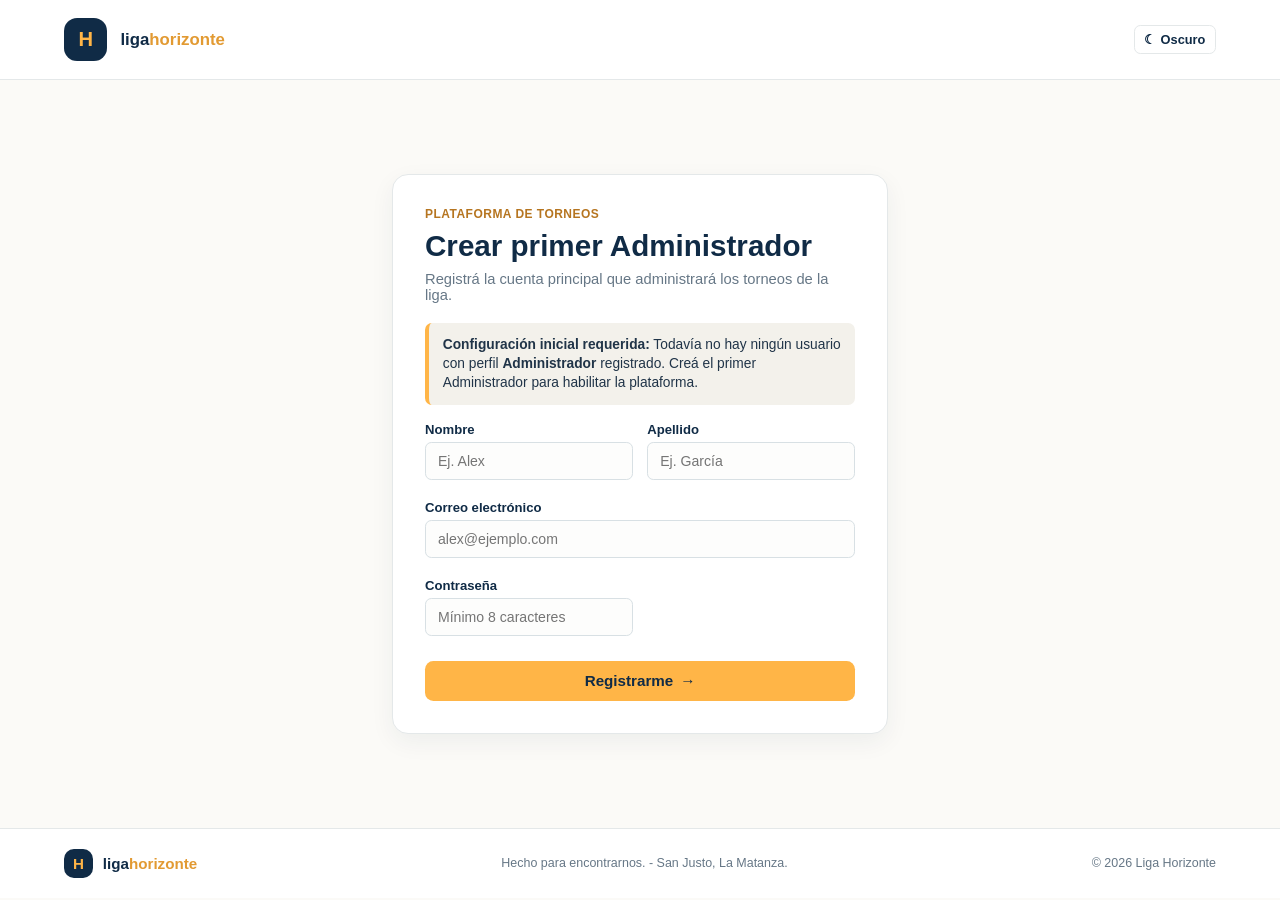
<file: liga-horizonte/index.html>
<!DOCTYPE html>
<html lang="es">
<head>
    <meta charset="UTF-8">
    <meta name="viewport" content="width=device-width, initial-scale=1.0">
    <meta name="description" content="Ingreso y registro de usuarios - Liga Horizonte.">
    <meta name="theme-color" content="#102b46">
    <link rel="stylesheet" href="css/base.css">
    <link rel="stylesheet" href="css/layout.css">
    <link rel="stylesheet" href="css/auth.css">
    <title>Ingreso | Liga Horizonte</title>
</head>
<body data-pagina="login">
    <header class="encabezado">
        <a class="logo" href="index.html" aria-label="Liga Horizonte, inicio">
            <span class="logo_icono">H</span>
            <span>liga<span class="logo_acento">horizonte</span></span>
        </a>

        <div class="acciones_encabezado">
            <input type="checkbox" id="tema-oscuro" class="checkbox_oculto">
            <label class="boton_tema" for="tema-oscuro"><span id="icono-tema">◐</span> <span id="texto-tema">Tema</span></label>
        </div>
    </header>

    <main class="contenedor_auth">
        <section class="tarjeta_auth" aria-labelledby="titulo_auth">
            <p class="sobrelinea">PLATAFORMA DE TORNEOS</p>
            <h1 id="titulo_auth">Bienvenido a Liga Horizonte</h1>
            <p class="texto_intro_auth" id="subtitulo-auth">Ingresá con tu cuenta o registrate para anotar tu equipo en los próximos torneos.</p>

            <div id="alerta-primer-admin" class="alerta_sistema oculto" role="alert">
                <strong>Configuración inicial requerida:</strong> Todavía no hay ningún usuario con perfil <b>Administrador</b> registrado. Creá el primer Administrador para habilitar la plataforma.
            </div>

            <div class="tabs_auth" id="tabs-auth">
                <button type="button" class="tab_btn activo" data-tab="login">Iniciar sesión</button>
                <button type="button" class="tab_btn" data-tab="registro">Crear cuenta</button>
            </div>

            <form id="form-login" class="formulario_auth">
                <div class="campo">
                    <label for="login-email">Correo electrónico</label>
                    <input id="login-email" type="email" placeholder="tu@correo.com" required>
                </div>
                <div class="campo">
                    <label for="login-password">Contraseña</label>
                    <input id="login-password" type="password" placeholder="••••••••" required>
                </div>
                <p id="error-login" class="mensaje_error" aria-live="polite"></p>
                <button class="boton boton_ancho" type="submit">Ingresar a la liga <span>→</span></button>
            </form>

            <form id="form-registro" class="formulario_auth oculto" novalidate>
                <div class="fila_campos">
                    <div class="campo">
                        <label for="reg-nombre">Nombre</label>
                        <input id="reg-nombre" type="text" placeholder="Ej. Alex" autocomplete="given-name" required aria-describedby="error-reg-nombre">
                        <small id="error-reg-nombre" class="mensaje_error" aria-live="polite"></small>
                    </div>
                    <div class="campo">
                        <label for="reg-apellido">Apellido</label>
                        <input id="reg-apellido" type="text" placeholder="Ej. García" autocomplete="family-name" required aria-describedby="error-reg-apellido">
                        <small id="error-reg-apellido" class="mensaje_error" aria-live="polite"></small>
                    </div>
                </div>
                <div class="campo">
                    <label for="reg-email">Correo electrónico</label>
                    <input id="reg-email" type="email" placeholder="alex@ejemplo.com" autocomplete="email" required aria-describedby="error-reg-email">
                    <small id="error-reg-email" class="mensaje_error" aria-live="polite"></small>
                </div>
                <div class="fila_campos">
                    <div class="campo">
                        <label for="reg-password">Contraseña</label>
                        <input id="reg-password" type="password" minlength="8" placeholder="Mínimo 8 caracteres" autocomplete="new-password" required aria-describedby="error-reg-password">
                        <small id="error-reg-password" class="mensaje_error" aria-live="polite"></small>
                    </div>
                </div>
                <p id="error-registro" class="mensaje_error" aria-live="polite"></p>
                <button class="boton boton_ancho" type="submit" id="btn-submit-registro">Registrarme <span>→</span></button>
            </form>
        </section>
    </main>

    <footer class="pie_pagina">
        <a class="logo" href="index.html">
            <span class="logo_icono">H</span>
            <span>liga<span class="logo_acento">horizonte</span></span>
        </a>
        <p>Hecho para encontrarnos. <span>-</span> San Justo, La Matanza.</p>
        <p>&copy; 2026 Liga Horizonte</p>
    </footer>

    <script src="js/datos.js"></script>
    <script src="js/tema.js"></script>
    <script src="js/sesion.js"></script>
    <script src="js/auth.js"></script>
</body>
</html>
</file>
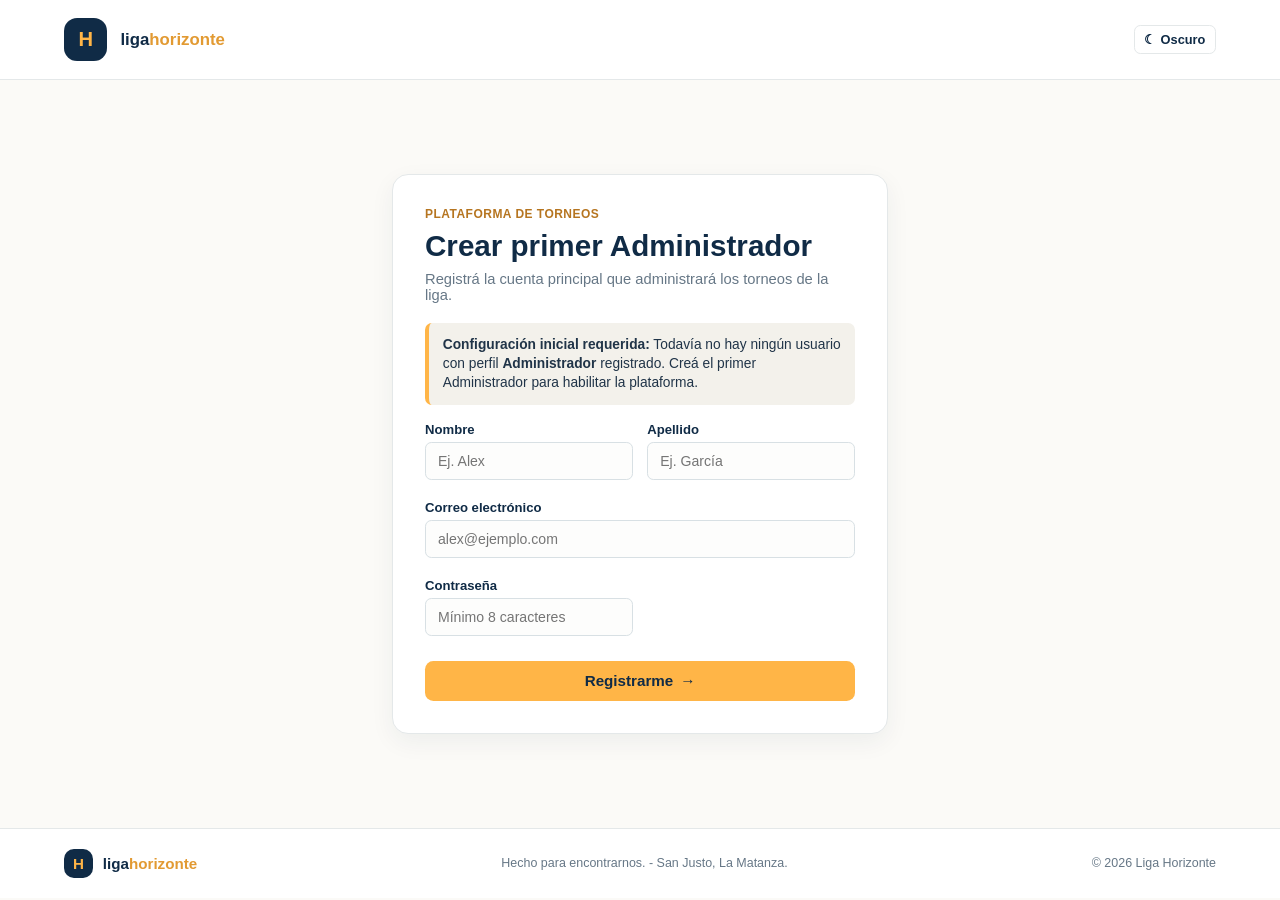
<file: liga-horizonte/admin.html>
<!DOCTYPE html>
<html lang="es">
<head>
    <meta charset="UTF-8">
    <meta name="viewport" content="width=device-width, initial-scale=1.0">
    <meta name="description" content="Panel de administración de torneos - Liga Horizonte.">
    <link rel="stylesheet" href="css/base.css">
    <link rel="stylesheet" href="css/layout.css">
    <link rel="stylesheet" href="css/paneles.css">
    <title>Panel Administrador | Liga Horizonte</title>
</head>
<body data-pagina="admin">
    <header class="encabezado">
        <a class="logo" href="admin.html" aria-label="Liga Horizonte, administración">
            <span class="logo_icono">H</span>
            <span>liga<span class="logo_acento">horizonte</span></span>
        </a>

        <nav class="navegacion" aria-label="Navegación de administración">
            <ul class="lista_navegacion">
                <li><a href="admin.html" class="activo_nav">Gestión Torneos</a></li>
                <li><a href="cuenta.html">Mi Cuenta</a></li>
            </ul>
        </nav>

        <div class="acciones_encabezado">
            <span id="indicador-modo" class="indicador_modo">Modo Admin</span>
            <a href="torneos.html" class="boton_rol" title="Ver la plataforma como Usuario sin cerrar sesión">
                ⇄ Vista Usuario
            </a>
            <button type="button" id="btn-cerrar-sesion" class="boton_secundario">Cerrar sesión</button>
            <input type="checkbox" id="tema-oscuro" class="checkbox_oculto">
            <label class="boton_tema" for="tema-oscuro"><span id="icono-tema">◐</span> <span id="texto-tema">Tema</span></label>
        </div>
    </header>

    <main class="contenido">
        <section class="seccion sin_borde">
            <p class="sobrelinea">PANEL DE ORGANIZACIÓN</p>
            <h1 class="titulo_pagina">Administración de Torneos</h1>
            <p class="texto_intro">Dá de alta nuevos torneos con sus detalles. Se publicarán automáticamente en la vista de los usuarios.</p>

            <div class="layout_admin">
                <form class="formulario" id="form-alta-torneo" novalidate>
                    <h2 class="subtitulo_form">Alta de nuevo torneo</h2>

                    <div class="campo">
                        <label for="torneo-titulo">Nombre del torneo</label>
                        <input id="torneo-titulo" type="text" placeholder="Ej. Torneo Apertura Indoor" required>
                    </div>

                    <div class="fila_campos">
                        <div class="campo">
                            <label for="torneo-deporte">Disciplina</label>
                            <select id="torneo-deporte" required>
                                <option value="VÓLEY">Voley</option>
                                <option value="BEACH VÓLEY">Beach Voley</option>
                                <option value="FUTSAL">Futsal</option>
                                <option value="BÁSQUET">Básquet 3x3</option>
                            </select>
                        </div>
                        <div class="campo">
                            <label for="torneo-categoria">Categoría / Rama</label>
                             <select id="torneo-categoria" required>
                                <option value="MIXTO-SUB18">Mixto - Sub 18</option>
                                <option value="MIXTO-SUB21">Mixto - Sub 21</option>
                                <option value="MIXTO-MAYORES">Mixto - mayores</option>
                                <option value="FEMENINO-SUB18">Femenino - Sub 18</option>
                                <option value="FEMENINO-SUB21">Femenino - Sub 21</option>
                                <option value="FEMENINO-MAYORES">Femenino - Mayores</option>
                                <option value="MASCULINO-SUB18">Masculino - Sub 18</option>
                                <option value="MASCULINO-SUB21">Masculino - Sub 21</option>
                                <option value="MASCULINO-MAYORES">Masculino - Mayores</option>
                            </select>
                        </div>
                    </div>

                    <div class="fila_campos">
                        <div class="campo">
                            <label for="torneo-fecha">Fecha del encuentro</label>
                            <input id="torneo-fecha" type="date" required>
                        </div>
                        <div class="campo">
                            <label for="torneo-sede">Sede / Cancha</label>
                            <input id="torneo-sede" type="text" placeholder="Ej. Sede Central - Cancha 1" required>
                        </div>
                    </div>

                    <div class="fila_campos">
                        <div class="campo">
                            <label for="torneo-precio">Valor inscripción ($)</label>
                            <input id="torneo-precio" type="number" min="0" step="500" placeholder="Ej. 25000" required>
                        </div>
                        <div class="campo">
                            <label for="torneo-cupos">Cupos disponibles</label>
                            <input id="torneo-cupos" type="number" min="1" max="64" value="8" required>
                        </div>
                    </div>

                    <div class="fila_campos">
                        <div class="campo">
                            <label for="torneo-estado">Etiqueta destacada</label>
                            <select id="torneo-estado">
                                <option value="INSCRIPCIÓN ABIERTA">INSCRIPCIÓN ABIERTA</option>
                                <option value="ÚLTIMOS LUGARES">ÚLTIMOS LUGARES</option>
                                <option value="TORNEO RELÁMPAGO">TORNEO RELÁMPAGO</option>
                            </select>
                        </div>
                        <div class="campo">
                            <label for="torneo-imagen-preset">Imagen de portada</label>
                            <select id="torneo-imagen-preset">
                                <option value="BeachVoley - Red y pelota" src="imgs/Beach.avif" class="beach">BeachVoley - Red y pelota</option>
                                <option value="BeachVoley - Remate beach voley" src="imgs/RemateBeach.avif" class="beach">BeachVoley - Remate beach voley</option>
                                <option value="Voley - Equipo en cancha" src="imgs/EquipoEnCancha.avif" class="voley">Voley - Equipo en cancha</option>
                                <option value="Voley - Equipo femenino" src="imgs/voleyfemenino.jpg" class="voley">Voley - Equipo femenino</option>
                                <option value="Futsal - Equipo masculino" src="imgs/futsalMasculino.avif" class="futsal">Futsal - Equipo masculino</option>
                                <option value="Futsal - Equipo femenino" src="imgs/futsalFemenino.jpg" class="futsal">Futsal - Equipo femenino</option>
                                <option value="Futsal - Cancha futsal" src="imgs/canchaFutsal.jpg" class="futsal">Futsal - Cancha futsal</option>
                                <option value="Basquet3x3 - Equipo masculino" src="imgs/basquetMasculino.jpg" class="basquet3x3">Basquet 3x3 - Equipo masculino</option>
                                <option value="Basquet3x3 - Equipo femenino" src="imgs/basquetFemenino.jpeg" class="basquet3x3">Basquet 3x3 - Equipo femenino</option>
                            </select>
                        </div>
                    </div>

                    <button class="boton boton_ancho" type="submit">Publicar torneo <span>+</span></button>
                    <p id="mensaje-admin" class="mensaje_exito" aria-live="polite"></p>
                </form>

                <div class="panel_lista_admin">
                    <div class="cabecera_panel_admin">
                        <h2 class="subtitulo_form">Torneos publicados (<span id="total-torneos-admin">0</span>)</h2>
                    </div>
                    <div id="lista-torneos-admin" class="lista_admin_items"></div>
                </div>
            </div>

            <section class="panel_lista_admin panel_usuarios_admin" aria-labelledby="titulo-usuarios-admin">
                <h2 id="titulo-usuarios-admin" class="subtitulo_form">Gestión de usuarios</h2>
                <p class="texto_intro">Podés crear cuentas desde este panel y asignar o quitar permisos de administrador.</p>

                <form id="form-alta-usuario-admin" class="formulario formulario_alta_usuario" novalidate>
                    <h3 class="subtitulo_form">Crear una cuenta</h3>
                    <div class="fila_campos">
                        <div class="campo">
                            <label for="admin-usuario-nombre">Nombre</label>
                            <input id="admin-usuario-nombre" type="text" placeholder="Nombre" required>
                        </div>
                        <div class="campo">
                            <label for="admin-usuario-apellido">Apellido</label>
                            <input id="admin-usuario-apellido" type="text" placeholder="Apellido" required>
                        </div>
                    </div>
                    <div class="campo">
                        <label for="admin-usuario-email">Correo electrónico</label>
                        <input id="admin-usuario-email" type="email" placeholder="persona@correo.com" required>
                    </div>
                    <div class="fila_campos">
                        <div class="campo">
                            <label for="admin-usuario-password">Contraseña</label>
                            <input id="admin-usuario-password" type="password" placeholder="Mínimo 8 caracteres" required>
                        </div>
                        <div class="campo">
                            <label for="admin-usuario-perfil">Perfil</label>
                            <select id="admin-usuario-perfil" required>
                                <option value="usuario">Usuario</option>
                                <option value="admin">Administrador</option>
                            </select>
                        </div>
                    </div>
                    <p id="mensaje-usuario-admin" class="mensaje_error" aria-live="polite"></p>
                    <button type="submit" class="boton boton_ancho">Crear cuenta</button>
                </form>

                <div id="lista-usuarios-admin" class="lista_admin_items">
                    <p class="texto_vacio">Cargando usuarios...</p>
                </div>
            </section>
        </section>
    </main>

    <footer class="pie_pagina">
        <a class="logo" href="admin.html">
            <span class="logo_icono">H</span>
            <span>liga<span class="logo_acento">horizonte</span></span>
        </a>
        <p>Hecho para encontrarnos. <span>-</span> San Justo, La Matanza.</p>
        <p>&copy; 2026 Liga Horizonte</p>
    </footer>

    <script src="js/datos.js"></script>
    <script src="js/tema.js"></script>
    <script src="js/sesion.js"></script>
    <script src="js/admin.js"></script>
</body>
</html>
</file>
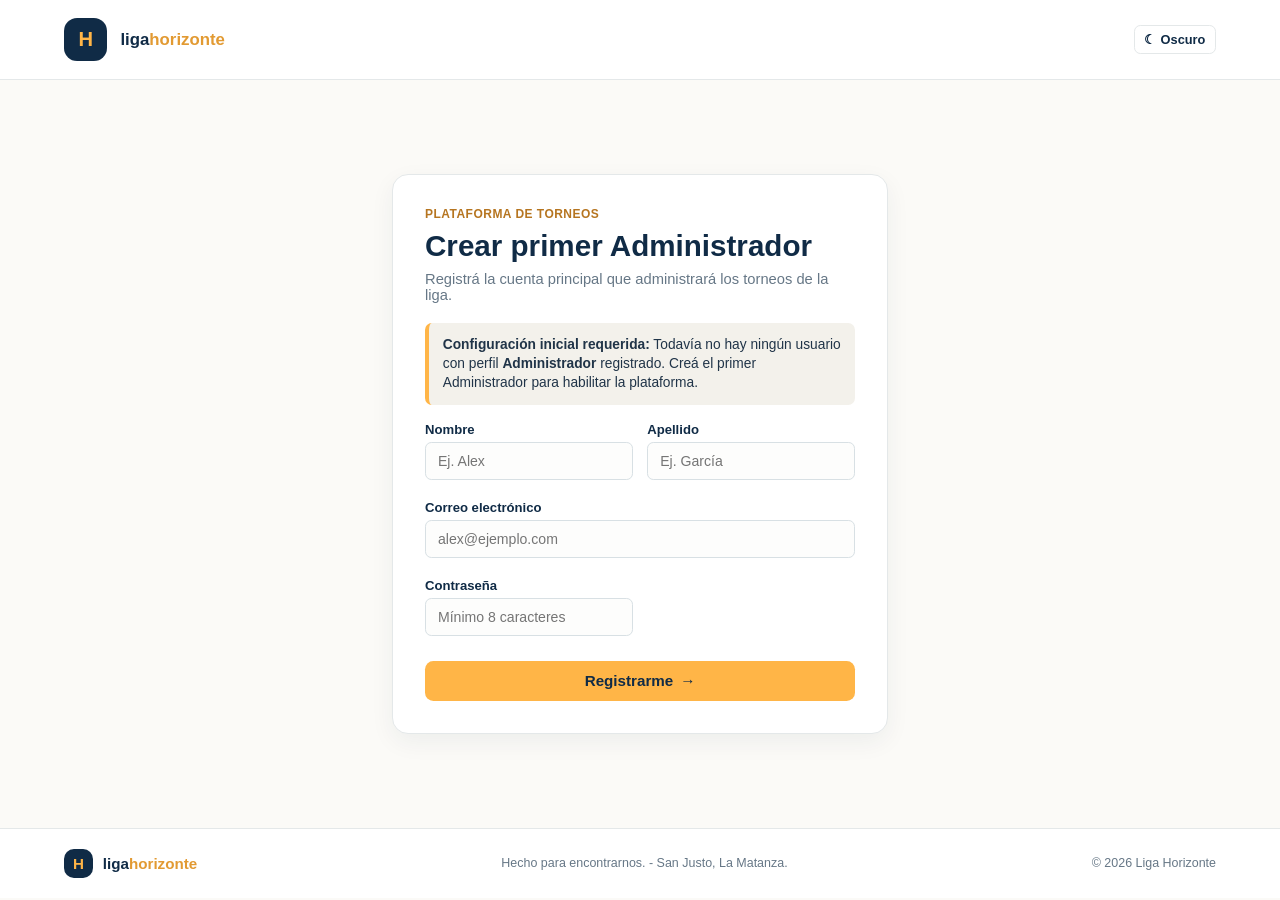
<file: liga-horizonte/cuenta.html>
<!DOCTYPE html>
<html lang="es">
<head>
    <meta charset="UTF-8">
    <meta name="viewport" content="width=device-width, initial-scale=1.0">
    <meta name="description" content="Perfil de usuario y torneos favoritos - Liga Horizonte.">
    <link rel="stylesheet" href="css/base.css">
    <link rel="stylesheet" href="css/layout.css">
    <link rel="stylesheet" href="css/torneos.css">
    <link rel="stylesheet" href="css/carrito.css">
    <link rel="stylesheet" href="css/paneles.css">
    <title>Mi Cuenta | Liga Horizonte</title>
</head>
<body data-pagina="cuenta">
    <header class="encabezado">
        <a class="logo" href="torneos.html" aria-label="Liga Horizonte, inicio">
            <span class="logo_icono">H</span>
            <span>liga<span class="logo_acento">horizonte</span></span>
        </a>

        <nav class="navegacion" aria-label="Navegación principal">
            <ul class="lista_navegacion">
                <li><a href="torneos.html">Torneos</a></li>
                <li><a href="cuenta.html" class="activo_nav">Mi Cuenta</a></li>
            </ul>
        </nav>

        <div class="acciones_encabezado">
            <span id="indicador-modo" class="indicador_modo">Modo Usuario</span>
            <a href="admin.html" id="btn-cambiar-admin" class="boton_rol oculto">
                ⇄ Vista Admin
            </a>

            <button type="button" id="btn-abrir-carrito" class="boton_carrito" aria-label="Ver carrito de inscripciones">
                🛒 Inscripciones <span id="contador-carrito" class="badge_carrito">0</span>
            </button>

            <button type="button" id="btn-cerrar-sesion" class="boton_secundario">Cerrar sesión</button>
            <input type="checkbox" id="tema-oscuro" class="checkbox_oculto">
            <label class="boton_tema" for="tema-oscuro"><span id="icono-tema">◐</span> <span id="texto-tema">Tema</span></label>
        </div>
    </header>

    <main class="contenido">
        <section class="seccion sin_borde">
            <p class="sobrelinea">PERFIL DE JUGADOR</p>
            <h1 class="titulo_pagina">Mi Cuenta</h1>

            <div class="tarjeta_perfil" id="datos-usuario-cuenta">
                <div class="avatar_perfil" id="avatar-iniciales">LH</div>
                <div class="info_perfil">
                    <div class="fila_nombre_perfil">
                        <h2 id="cuenta-nombre">Cargando usuario...</h2>
                        <span class="badge_perfil" id="cuenta-rol">Usuario</span>
                    </div>
                    <p id="cuenta-email" class="email_perfil">usuario@ligahorizonte.com.ar</p>
                    <div class="resumen_perfil">
                        <span>★ <strong id="stat-favoritos">0</strong> Favoritos</span>
                        <span>·</span>
                        <span>✓ <strong id="stat-inscripciones">0</strong> Inscripciones confirmadas</span>
                    </div>
                </div>
            </div>

            <div class="bloque_cuenta">
                <h2 class="subtitulo_cuenta">Mis Torneos Favoritos</h2>
                <p class="texto_intro">Podés anotar tu equipo directamente desde tus torneos guardados.</p>
                <div id="contenedor-favoritos" class="grilla_torneos">
                    <p class="texto_vacio">Todavía no marcaste ningún torneo como favorito.</p>
                </div>
            </div>

            <div class="bloque_cuenta">
                <h2 class="subtitulo_cuenta">Mis Inscripciones Confirmadas</h2>
                <div id="contenedor-inscripciones-cuenta" class="lista_inscripciones_cuenta">
                    <p class="texto_vacio">Aún no confirmaste inscripciones de equipo.</p>
                </div>
            </div>
        </section>
    </main>

    <div id="overlay-carrito" class="overlay_carrito oculto" aria-hidden="true">
        <aside class="drawer_carrito" role="dialog" aria-labelledby="titulo-carrito">
            <div class="cabecera_carrito">
                <h2 id="titulo-carrito">Carrito de Inscripciones</h2>
                <button type="button" id="btn-cerrar-carrito" class="btn_cerrar" aria-label="Cerrar carrito">✕</button>
            </div>

            <div id="lista-items-carrito" class="cuerpo_carrito">
                <p class="texto_vacio">Todavía no agregaste torneos para inscribirte.</p>
            </div>

            <div class="pie_carrito">
                <div class="campo">
                    <label for="nombre-equipo-carrito">Nombre de tu equipo</label>
                    <input id="nombre-equipo-carrito" type="text" placeholder="Ej. Remate Sur Vóley">
                </div>
                <div class="fila_total_carrito">
                    <span>Total inscripción:</span>
                    <strong id="total-carrito">$0</strong>
                </div>
                <button type="button" id="btn-confirmar-inscripcion" class="boton boton_ancho">
                    Confirmar inscripciones <span>→</span>
                </button>
            </div>
        </aside>
    </div>

    <footer class="pie_pagina">
        <a class="logo" href="torneos.html">
            <span class="logo_icono">H</span>
            <span>liga<span class="logo_acento">horizonte</span></span>
        </a>
        <p>Hecho para encontrarnos. <span>-</span> San Justo, La Matanza.</p>
        <p>&copy; 2026 Liga Horizonte</p>
    </footer>

    <script src="js/datos.js"></script>
    <script src="js/tema.js"></script>
    <script src="js/sesion.js"></script>
    <script src="js/cuenta.js"></script>
</body>
</html>
</file>
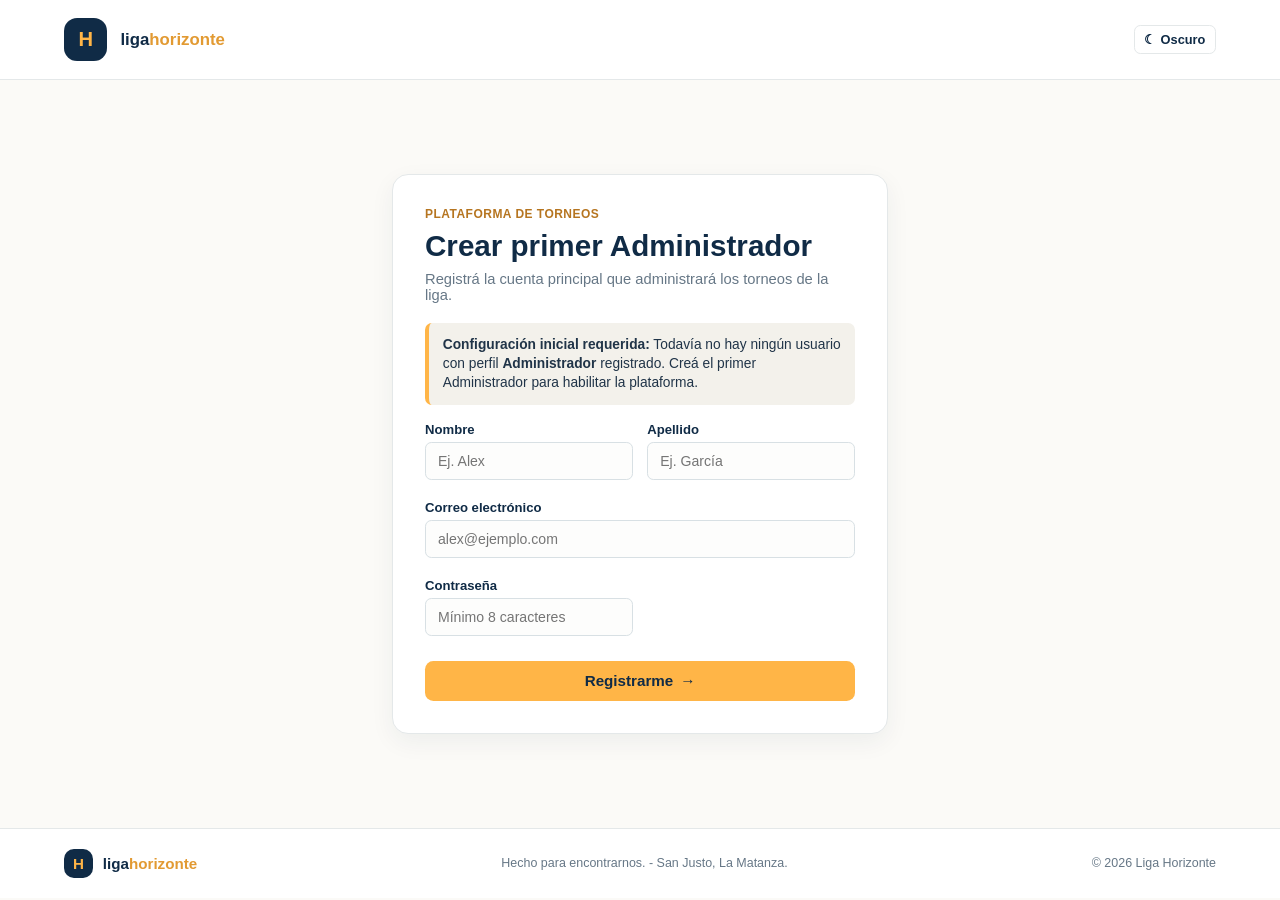
<file: liga-horizonte/torneos.html>
<!DOCTYPE html>
<html lang="es">
<head>
    <meta charset="UTF-8">
    <meta name="viewport" content="width=device-width, initial-scale=1.0">
    <meta name="description" content="Torneos de vóley, fechas e información de contacto de Club Horizonte.">
    <meta name="theme-color" content="#102b46">
    <link rel="stylesheet" href="css/base.css">
    <link rel="stylesheet" href="css/layout.css">
    <link rel="stylesheet" href="css/torneos.css">
    <link rel="stylesheet" href="css/carrito.css">
    <title>Liga Horizonte | Torneos</title>
</head>
<body data-pagina="usuario">
    <header class="encabezado">
        <a class="logo" href="#inicio" aria-label="Liga Horizonte, inicio">
            <span class="logo_icono">H</span>
            <span>liga<span class="logo_acento">horizonte</span></span>
        </a>

        <nav class="navegacion" aria-label="Navegación principal">
            <ul class="lista_navegacion">
                <li><a href="#inicio">Inicio</a></li>
                <li><a href="#torneos">Torneos</a></li>
                <li><a href="#contacto">Contacto</a></li>
                <li><a href="cuenta.html">Mi Cuenta</a></li>
            </ul>
        </nav>

        <div class="acciones_encabezado">
            <span id="indicador-modo" class="indicador_modo">Modo Usuario</span>
            <a href="admin.html" id="btn-cambiar-admin" class="boton_rol oculto" title="Cambiar a panel de Administrador sin cerrar sesión">
                ⇄ Vista Admin
            </a>

            <button type="button" id="btn-abrir-carrito" class="boton_carrito" aria-label="Ver carrito de inscripciones">
                🛒 Inscripciones <span id="contador-carrito" class="badge_carrito">0</span>
            </button>

            <button type="button" id="btn-cerrar-sesion" class="boton_secundario">Cerrar sesión</button>
            <input type="checkbox" id="tema-oscuro" class="checkbox_oculto">
            <label class="boton_tema" for="tema-oscuro"><span id="icono-tema">◐</span> <span id="texto-tema">Tema</span></label>
        </div>
    </header>

    <main id="inicio">
        <section class="portada" aria-labelledby="titulo_portada">
            <div class="imagen_portada" role="img" aria-label="Jugadoras y jugadores disputan un punto de vóley en la cancha"></div>
            <div class="portada_sombra"></div>
            <div class="portada_contenido">
                <p class="etiqueta"><span class="punto_estado"></span> Temporada 2026 · Inscripciones abiertas</p>
                <h1 id="titulo_portada">El mejor juego<br>es <span>en equipo.</span></h1>
                <p class="descripcion_portada">Un lugar para moverte, competir y encontrarte. Hay un lugar para vos en la cancha.</p>
                <div class="acciones_portada">
                    <a class="boton" href="#torneos">Ver próximos torneos <span>→</span></a>
                    <a class="enlace_portada" href="#contacto">Contactanos <span>↓</span></a>
                </div>
            </div>
            <p class="portada_epigrafe">Una liga<span></span> competitiva y amigable</p>
        </section>

        <div class="contenido">
            <section class="seccion" id="torneos" aria-labelledby="titulo_torneos">
                <div class="cabecera_seccion_torneos">
                    <div>
                        <p class="sobrelinea">AGENDA</p>
                        <h2 id="titulo_torneos">Juguemos</h2>
                        <p class="texto_intro">Armá tu equipo, guardá tus torneos favoritos y sumalos a tu lista de inscripción.</p>
                    </div>

                    <div class="controles_vista" role="group" aria-label="Modo de visualización de torneos">
                        <button type="button" class="btn_vista activo" data-vista="tarjetas" id="btn-vista-tarjetas">
                            ⊞ Tarjetas
                        </button>
                        <button type="button" class="btn_vista" data-vista="lista" id="btn-vista-lista">
                            ☰ Lista
                        </button>
                    </div>
                </div>

                <div class="grilla_torneos" id="contenedor-torneos"></div>
            </section>

            <section class="seccion" id="contacto" aria-labelledby="titulo_contacto">
                <div class="contacto_info">
                    <p class="sobrelinea">TU PRÓXIMO PLAN EMPIEZA ACÁ</p>
                    <h2 id="titulo_contacto">¿Nos vemos en la cancha?</h2>
                    <p>Dejanos un mensaje. Te contamos sobre horarios, categorías y cómo sumarte.</p>
                    <address>
                        <p><span>◷</span> Lunes a viernes, 8:00 a 22:00</p>
                        <p><span>✉</span> hola@ligahorizonte.com.ar</p>
                    </address>
                </div>
                <form class="formulario" id="form-contacto">
                    <div class="campo">
                        <label for="nombre">Nombre y apellido</label>
                        <input id="nombre" name="nombre" type="text" placeholder="Ej. Alex García" autocomplete="name" required>
                    </div>
                    <div class="fila_campos">
                        <div class="campo">
                            <label for="correo">Correo electrónico</label>
                            <input id="correo" name="correo" type="email" placeholder="hola@ejemplo.com" autocomplete="email" required>
                        </div>
                        <div class="campo">
                            <label for="actividad">Me interesa</label>
                            <select id="actividad" name="actividad" required>
                                <option value="" selected disabled>Elegí una opción</option>
                                <option value="MIXTO-SUB18">Mixto - Sub 18</option>
                                <option value="MIXTO-SUB21">Mixto - Sub 21</option>
                                <option value="MIXTO-MAYORES">Mixto - mayores</option>
                                <option value="FEMENINO-SUB18">Femenino - Sub 18</option>
                                <option value="FEMENINO-SUB21">Femenino - Sub 21</option>
                                <option value="FEMENINO-MAYORES">Femenino - Mayores</option>
                                <option value="MASCULINO-SUB18">Masculino - Sub 18</option>
                                <option value="MASCULINO-SUB21">Masculino - Sub 21</option>
                                <option value="MASCULINO-MAYORES">Masculino - Mayores</option>
                            </select>
                        </div>
                    </div>
                    <div class="campo">
                        <label for="mensaje">Mensaje <span>(opcional)</span></label>
                        <textarea id="mensaje" name="mensaje" rows="3" placeholder="Contanos qué estás buscando..."></textarea>
                    </div>
                    <button class="boton" type="submit">Enviar consulta <span>→</span></button>
                    <p id="feedback-contacto">Completá el formulario y te respondemos a la brevedad.</p>
                </form>
            </section>
        </div>
    </main>

    <div id="overlay-carrito" class="overlay_carrito oculto" aria-hidden="true">
        <aside class="drawer_carrito" role="dialog" aria-labelledby="titulo-carrito">
            <div class="cabecera_carrito">
                <h2 id="titulo-carrito">Carrito de Inscripciones</h2>
                <button type="button" id="btn-cerrar-carrito" class="btn_cerrar" aria-label="Cerrar carrito">✕</button>
            </div>

            <div id="lista-items-carrito" class="cuerpo_carrito">
                <p class="texto_vacio">Todavía no agregaste torneos para inscribirte.</p>
            </div>

            <div class="pie_carrito">
                <div class="campo">
                    <label for="nombre-equipo-carrito">Nombre de tu equipo</label>
                    <input id="nombre-equipo-carrito" type="text" placeholder="Ej. Remate Sur Vóley">
                </div>
                <div class="fila_total_carrito">
                    <span>Total inscripción:</span>
                    <strong id="total-carrito">$0</strong>
                </div>
                <button type="button" id="btn-confirmar-inscripcion" class="boton boton_ancho">
                    Confirmar inscripciones <span>→</span>
                </button>
            </div>
        </aside>
    </div>

    <footer class="pie_pagina">
        <a class="logo" href="#inicio">
            <span class="logo_icono">H</span>
            <span>liga<span class="logo_acento">horizonte</span></span>
        </a>
        <p>Hecho para encontrarnos. <span>-</span> San Justo, La Matanza.</p>
        <p>&copy; 2026 Liga Horizonte</p>
    </footer>

    <script src="js/datos.js"></script>
    <script src="js/tema.js"></script>
    <script src="js/sesion.js"></script>
    <script src="js/usuario.js"></script>
</body>
</html>
</file>
<file: liga-horizonte/css/base.css>
:root {
    --bg-principal: #fbfaf7;
    --bg-superficie: #ffffff;
    --bg-input: #fdfdfc;
    --bg-suave: #f3f1eb;
    --texto-principal: #203448;
    --texto-titulo: #102b46;
    --texto-secundario: #667786;
    --texto-nav: #526372;
    --borde-suave: #e4e8e9;
    --borde-input: #d8e0e4;
    --acento: #ffb547;
    --acento-hover: #f3a633;
    --acento-texto: #b67520;
    --marino: #102b46;
    --sombra: 0 8px 24px rgba(16, 43, 70, 0.06);
}

[data-theme="dark"] {
    --bg-principal: #0c1724;
    --bg-superficie: #132336;
    --bg-input: #0f1d2e;
    --bg-suave: #1a2f47;
    --texto-principal: #e6edf3;
    --texto-titulo: #ffffff;
    --texto-secundario: #9fb2c4;
    --texto-nav: #c2d1df;
    --borde-suave: #243b55;
    --borde-input: #2d4866;
    --acento: #ffb547;
    --acento-hover: #ffc368;
    --acento-texto: #ffb547;
    --marino: #102b46;
    --sombra: 0 8px 24px rgba(0, 0, 0, 0.35);
}

* {
    box-sizing: border-box;
}

body {
    margin: 0;
    background-color: var(--bg-principal);
    color: var(--texto-principal);
    font-family: Arial, sans-serif;
    font-size: 16px;
    transition: background-color 0.2s ease, color 0.2s ease;
}

img {
    display: block;
    max-width: 100%;
    height: auto;
}

a {
    color: var(--texto-titulo);
}

.oculto {
    display: none !important;
}

.contenido {
    width: 90%;
    max-width: 72em;
    margin: 0 auto;
}

.seccion {
    padding: 4.5em 0;
    border-bottom: 1px solid var(--borde-suave);
}

.seccion.sin_borde {
    border-bottom: 0;
}

.sobrelinea {
    margin: 0 0 0.6em;
    color: var(--acento-texto);
    font-size: 0.75em;
    font-weight: bold;
    letter-spacing: 0.04em;
}

.titulo_pagina {
    margin: 0;
    color: var(--texto-titulo);
    font-size: 2.4em;
    font-weight: bold;
}

.texto_intro {
    max-width: 42em;
    margin: 0.8em 0 1.8em;
    color: var(--texto-secundario);
}

.texto_vacio {
    color: var(--texto-secundario);
    font-size: 0.92em;
}

/* Botones globales */
.boton {
    display: inline-flex;
    align-items: center;
    justify-content: center;
    gap: 0.45em;
    padding: 0.75em 1.15em;
    border: 0;
    border-radius: 0.55em;
    background-color: var(--acento);
    color: #102b46;
    font-family: Arial, sans-serif;
    font-size: 0.95em;
    font-weight: bold;
    text-align: center;
    text-decoration: none;
    cursor: pointer;
}

.boton:hover {
    background-color: var(--acento-hover);
}

.boton_ancho {
    width: 100%;
}

.boton_secundario {
    padding: 0.65em 1em;
    border: 1px solid var(--borde-suave);
    border-radius: 0.55em;
    background-color: var(--bg-suave);
    color: var(--texto-titulo);
    font-family: Arial, sans-serif;
    font-size: 0.88em;
    font-weight: bold;
    cursor: pointer;
}

.boton_secundario:hover {
    border-color: var(--acento);
}

/* Formularios reutilizables */
.formulario {
    display: flex;
    flex-direction: column;
    padding: 1.6em;
    border: 1px solid var(--borde-suave);
    border-radius: 1em;
    background-color: var(--bg-superficie);
    box-shadow: var(--sombra);
}

.campo {
    display: flex;
    width: 100%;
    flex-direction: column;
    margin-bottom: 1em;
}

.campo label {
    margin-bottom: 0.4em;
    color: var(--texto-titulo);
    font-size: 0.82em;
    font-weight: bold;
}

.campo label span {
    color: var(--texto-secundario);
    font-weight: normal;
}

.campo input,
.campo select,
.campo textarea {
    width: 100%;
    padding: 0.7em 0.85em;
    border: 1px solid var(--borde-input);
    border-radius: 0.45em;
    background-color: var(--bg-input);
    color: var(--texto-principal);
    font-family: Arial, sans-serif;
    font-size: 0.88em;
}

.campo textarea {
    height: 6em;
}

.fila_campos {
    display: grid;
    width: 100%;
    grid-template-columns: 1fr;
    gap: 0.9em;
}

.formulario p {
    color: var(--texto-secundario);
    font-size: 0.8em;
    margin: 0.6em 0 0;
}

.mensaje_error {
    color: #d9383a;
    font-size: 0.84em;
    font-weight: bold;
    margin: 0 0 0.8em;
}

.mensaje_exito {
    color: #1e8e54 !important;
    font-weight: bold;
}

@media screen and (min-width: 48em) {
    .fila_campos {
        grid-template-columns: 1fr 1fr;
    }
}

/* El foco visible permite recorrer los controles con el teclado. */
a:focus-visible,
button:focus-visible,
input:focus-visible,
select:focus-visible,
textarea:focus-visible,
.boton_tema:focus-visible,
.checkbox_oculto:focus-visible + .boton_tema {
    outline: 3px solid var(--acento-texto);
    outline-offset: 3px;
}

.formulario .mensaje_error {
    display: block;
    margin: 0.35em 0 0;
    color: #d9383a;
    font-size: 0.78em;
    font-weight: bold;
}

.mensaje_error:empty {
    display: none;
}

button:disabled {
    cursor: not-allowed;
    opacity: 0.58;
}

.formulario_auth .mensaje_error {
    display: block;
    margin: 0.35em 0 0;
    color: #d9383a;
    font-size: 0.78em;
    font-weight: bold;
}
</file>
<file: liga-horizonte/css/layout.css>
.encabezado,
.pie_pagina {
    display: flex;
    align-items: center;
    justify-content: space-between;
    background-color: var(--bg-superficie);
}

.encabezado {
    position: sticky;
    top: 0;
    z-index: 50;
    min-height: 5em;
    padding: 0.75em 5%;
    border-bottom: 1px solid var(--borde-suave);
}

.logo {
    display: flex;
    align-items: center;
    color: var(--texto-titulo);
    font-size: 1.05em;
    font-weight: bold;
    text-decoration: none;
}

.logo_icono {
    display: flex;
    width: 2.15em;
    height: 2.15em;
    align-items: center;
    justify-content: center;
    margin-right: 0.65em;
    border-radius: 0.65em;
    background-color: #102b46;
    color: #ffb547;
    font-size: 1.2em;
    font-weight: bold;
}

.logo_acento {
    color: #e29a32;
}

.navegacion {
    margin-left: auto;
}

.lista_navegacion {
    display: flex;
    flex-wrap: wrap;
    margin: 0;
    padding: 0;
    list-style: none;
}

.lista_navegacion li {
    margin-left: 1.5em;
}

.lista_navegacion a {
    color: var(--texto-nav);
    font-size: 0.9em;
    font-weight: bold;
    text-decoration: none;
}

.lista_navegacion a:hover,
.lista_navegacion a.activo_nav {
    color: #ce8520;
}

.acciones_encabezado {
    display: flex;
    align-items: center;
    gap: 0.65em;
    margin-left: 1.5em;
}

.checkbox_oculto {
    position: absolute;
    opacity: 0;
    pointer-events: none;
}

.indicador_modo {
    color: var(--texto-secundario);
    font-size: 0.72em;
    font-weight: bold;
    white-space: nowrap;
}

.boton_tema,
.boton_rol,
.boton_carrito {
    display: inline-flex;
    align-items: center;
    gap: 0.35em;
    padding: 0.5em 0.75em;
    border: 1px solid var(--borde-suave);
    border-radius: 0.5em;
    background-color: var(--bg-superficie);
    color: var(--texto-titulo);
    font-family: Arial, sans-serif;
    font-size: 0.8em;
    font-weight: bold;
    text-decoration: none;
    cursor: pointer;
}

.boton_tema:hover,
.boton_carrito:hover {
    border-color: var(--acento);
}

.boton_rol {
    background-color: #102b46;
    border-color: #102b46;
    color: #ffb547;
}

.badge_carrito {
    display: inline-flex;
    align-items: center;
    justify-content: center;
    min-width: 1.4em;
    height: 1.4em;
    padding: 0 0.35em;
    border-radius: 999px;
    background-color: #ffb547;
    color: #102b46;
    font-size: 0.85em;
    font-weight: bold;
}

/* Portada Hero */
.portada {
    position: relative;
    display: flex;
    min-height: 38em;
    align-items: center;
    background-color: #102b46;
    color: #fff;
}

.imagen_portada,
.portada_sombra {
    position: absolute;
    top: 0;
    left: 0;
    width: 100%;
    height: 100%;
}

.imagen_portada {
    background-image: url("https://images.unsplash.com/photo-1612872087720-bb876e2e67d1?auto=format&fit=crop&w=2000&q=85");
    background-position: center;
    background-size: cover;
}

.portada_sombra {
    background: linear-gradient(to right, rgba(9, 29, 47, 0.9), rgba(9, 29, 47, 0.6) 60%, rgba(9, 29, 47, 0.15));
}

.portada_contenido {
    position: relative;
    width: 90%;
    max-width: 72em;
    margin: 0 auto;
    padding: 5em 0;
}

.etiqueta {
    margin: 0 0 1.25em;
    color: #f4e5c8;
    font-size: 0.78em;
    font-weight: bold;
}

.punto_estado {
    display: inline-block;
    width: 0.55em;
    height: 0.55em;
    margin-right: 0.5em;
    border-radius: 50%;
    background-color: #ffb547;
}

.portada h1 {
    width: 75%;
    margin: 0;
    font-size: 4.5em;
    font-weight: bold;
    line-height: 1.05;
}

.portada h1 span {
    color: #ffb547;
}

.descripcion_portada {
    width: 55%;
    margin: 1.25em 0 1.8em;
    color: #eee;
    font-size: 1.1em;
}

.acciones_portada {
    display: flex;
    flex-wrap: wrap;
    align-items: center;
    gap: 1.4em;
}

.enlace_portada {
    color: #fff;
    font-weight: bold;
    text-decoration: underline;
}

.portada_epigrafe {
    position: absolute;
    right: 2em;
    bottom: 1em;
    font-size: 0.78em;
}

/* Pie de página */
.pie_pagina {
    padding: 1.25em 5%;
    border-top: 1px solid var(--borde-suave);
}

.pie_pagina .logo {
    font-size: 0.95em;
}

.pie_pagina .logo_icono {
    width: 1.9em;
    height: 1.9em;
    font-size: 1em;
}

.pie_pagina p {
    margin: 0;
    color: var(--texto-secundario);
    font-size: 0.78em;
}

@media screen and (max-width: 58em) {
    .encabezado {
        flex-wrap: wrap;
        padding: 0.8em 1.5em;
    }

    .navegacion {
        order: 3;
        width: 100%;
        margin: 0.6em 0 0;
    }

    .acciones_encabezado {
        margin-left: auto;
    }
}

@media screen and (max-width: 45em) {
    .encabezado {
        gap: 0.65em;
        padding: 0.75em 1em;
    }

    .encabezado .logo {
        font-size: 0.95em;
    }

    .encabezado .acciones_encabezado {
        order: 2;
        width: 100%;
        max-width: none;
        margin: 0;
        justify-content: flex-start;
        flex-wrap: wrap;
        gap: 0.45em;
    }

    .encabezado .navegacion {
        order: 3;
        width: 100%;
        margin: 0;
    }

    .lista_navegacion {
        gap: 0.75em;
    }

    .lista_navegacion li {
        margin-left: 0;
    }

    .boton_tema,
    .boton_rol,
    .boton_carrito,
    .acciones_encabezado .boton_secundario {
        padding: 0.45em 0.55em;
        font-size: 0.75em;
    }

    .indicador_modo {
        font-size: 0.68em;
    }

    .portada h1 {
        width: 100%;
        font-size: 3.1em;
    }

    .descripcion_portada {
        width: 95%;
    }

    .pie_pagina {
        flex-direction: column;
        align-items: flex-start;
        gap: 0.5em;
    }
}
</file>
<file: liga-horizonte/css/auth.css>
.contenedor_auth {
    min-height: calc(100vh - 9.5em);
    display: flex;
    align-items: center;
    justify-content: center;
    padding: 2.5em 1em;
}

.tarjeta_auth {
    width: 100%;
    max-width: 31em;
    padding: 2em;
    border: 1px solid var(--borde-suave);
    border-radius: 1em;
    background-color: var(--bg-superficie);
    box-shadow: var(--sombra);
}

.tarjeta_auth h1 {
    margin: 0;
    color: var(--texto-titulo);
    font-size: 1.85em;
}

.texto_intro_auth {
    margin: 0.6em 0 1.3em;
    color: var(--texto-secundario);
    font-size: 0.92em;
}

.alerta_sistema {
    padding: 0.9em 1em;
    margin-bottom: 1.2em;
    border-left: 4px solid #ffb547;
    border-radius: 0.5em;
    background-color: var(--bg-suave);
    color: var(--texto-principal);
    font-size: 0.86em;
    line-height: 1.4;
}

.tabs_auth {
    display: grid;
    grid-template-columns: 1fr 1fr;
    gap: 0.4em;
    padding: 0.3em;
    margin-bottom: 1.3em;
    border-radius: 0.6em;
    background-color: var(--bg-suave);
}

.tab_btn {
    padding: 0.6em;
    border: 0;
    border-radius: 0.45em;
    background: transparent;
    color: var(--texto-secundario);
    font-family: Arial, sans-serif;
    font-size: 0.88em;
    font-weight: bold;
    cursor: pointer;
}

.tab_btn.activo {
    background-color: #102b46;
    color: #ffb547;
}
</file>
<file: liga-horizonte/css/paneles.css>
/* Panel Administrador */
.layout_admin {
    display: grid;
    grid-template-columns: 1fr;
    gap: 2em;
}

.subtitulo_form {
    margin: 0 0 1em;
    color: var(--texto-titulo);
    font-size: 1.25em;
}

.panel_lista_admin {
    padding: 1.6em;
    border: 1px solid var(--borde-suave);
    border-radius: 1em;
    background-color: var(--bg-superficie);
}

.lista_admin_items {
    display: flex;
    flex-direction: column;
    gap: 0.85em;
}

.item_admin {
    display: flex;
    align-items: center;
    justify-content: space-between;
    gap: 1em;
    padding: 0.9em;
    border: 1px solid var(--borde-suave);
    border-radius: 0.7em;
    background-color: var(--bg-suave);
}

.item_admin h3 {
    margin: 0 0 0.25em;
    color: var(--texto-titulo);
    font-size: 1em;
}

.item_admin p {
    margin: 0;
    color: var(--texto-secundario);
    font-size: 0.82em;
}

/* Gestión de cuentas desde el panel administrador. */
.panel_usuarios_admin {
    margin-top: 2em;
}

.formulario_alta_usuario {
    margin-bottom: 1.25em;
    box-shadow: none;
}

/* Página Mi Cuenta */
.tarjeta_perfil {
    display: flex;
    flex-wrap: wrap;
    align-items: center;
    gap: 1.25em;
    padding: 1.5em;
    margin: 1.5em 0 2.5em;
    border: 1px solid var(--borde-suave);
    border-radius: 1em;
    background-color: var(--bg-superficie);
    box-shadow: var(--sombra);
}

.avatar_perfil {
    width: 3.6em;
    height: 3.6em;
    border-radius: 50%;
    background-color: #102b46;
    color: #ffb547;
    font-size: 1.3em;
    font-weight: bold;
    display: flex;
    align-items: center;
    justify-content: center;
}

.info_perfil {
    flex: 1;
}

.fila_nombre_perfil {
    display: flex;
    align-items: center;
    gap: 0.75em;
    flex-wrap: wrap;
}

.fila_nombre_perfil h2 {
    margin: 0;
    color: var(--texto-titulo);
    font-size: 1.45em;
}

.badge_perfil {
    padding: 0.25em 0.65em;
    border-radius: 999px;
    background-color: #ffb547;
    color: #102b46;
    font-size: 0.75em;
    font-weight: bold;
    text-transform: uppercase;
}

.email_perfil {
    margin: 0.35em 0 0.6em;
    color: var(--texto-secundario);
    font-size: 0.9em;
}

.resumen_perfil {
    display: flex;
    gap: 0.65em;
    color: var(--texto-principal);
    font-size: 0.85em;
}

.bloque_cuenta {
    margin-top: 2.5em;
}

.subtitulo_cuenta {
    margin: 0 0 0.3em;
    color: var(--texto-titulo);
    font-size: 1.5em;
}

.lista_inscripciones_cuenta {
    display: grid;
    grid-template-columns: 1fr;
    gap: 0.85em;
    margin-top: 1em;
}

.card_inscripcion {
    padding: 1em 1.25em;
    border: 1px solid var(--borde-suave);
    border-left: 4px solid #ffb547;
    border-radius: 0.7em;
    background-color: var(--bg-superficie);
}

.card_inscripcion h3 {
    margin: 0 0 0.3em;
    color: var(--texto-titulo);
    font-size: 1.05em;
}

.card_inscripcion p {
    margin: 0;
    color: var(--texto-secundario);
    font-size: 0.85em;
}

@media screen and (min-width: 60em) {
    .layout_admin {
        grid-template-columns: 1.1fr 0.9fr;
        align-items: start;
    }
}
</file>
<file: liga-horizonte/css/torneos.css>
#torneos h2,
.contacto_info h2 {
    margin: 0;
    color: var(--texto-titulo);
    font-size: 2.4em;
    font-weight: bold;
}

.cabecera_seccion_torneos {
    display: flex;
    flex-wrap: wrap;
    align-items: flex-end;
    justify-content: space-between;
    gap: 1em;
    margin-bottom: 1.5em;
}

.cabecera_seccion_torneos .texto_intro {
    margin-bottom: 0;
}

/* Selector Vista Tarjetas / Vista Lista */
.controles_vista {
    display: inline-flex;
    padding: 0.25em;
    border: 1px solid var(--borde-suave);
    border-radius: 0.6em;
    background-color: var(--bg-superficie);
}

.btn_vista {
    padding: 0.5em 0.9em;
    border: 0;
    border-radius: 0.45em;
    background: transparent;
    color: var(--texto-secundario);
    font-family: Arial, sans-serif;
    font-size: 0.85em;
    font-weight: bold;
    cursor: pointer;
}

.btn_vista.activo {
    background-color: #102b46;
    color: #ffb547;
}

/* Modo Tarjetas (Grid) */
.grilla_torneos {
    display: grid;
    grid-template-columns: 1fr;
    gap: 1.35em;
}

.tarjeta_torneo {
    display: flex;
    flex-direction: column;
    border: 1px solid var(--borde-suave);
    border-radius: 1em;
    background-color: var(--bg-superficie);
    box-shadow: var(--sombra);
    overflow: hidden;
}

.torneo_imagen {
    position: relative;
    height: 13em;
    overflow: hidden;
}

.torneo_imagen img {
    width: 100%;
    height: 100%;
    object-fit: cover;
}

.etiqueta_imagen {
    position: absolute;
    bottom: 0.9em;
    left: 0.9em;
    padding: 0.35em 0.6em;
    border-radius: 0.35em;
    background-color: #ffb547;
    color: #102b46;
    font-size: 0.68em;
    font-weight: bold;
}

.btn_favorito {
    position: absolute;
    top: 0.8em;
    right: 0.8em;
    width: 2.3em;
    height: 2.3em;
    border: 1px solid rgba(255, 255, 255, 0.35);
    border-radius: 50%;
    background-color: rgba(16, 43, 70, 0.82);
    color: #fff;
    font-size: 1.05em;
    cursor: pointer;
    display: flex;
    align-items: center;
    justify-content: center;
}

.btn_favorito.activo {
    background-color: #ffb547;
    color: #102b46;
}

.torneo_contenido {
    display: flex;
    flex: 1;
    flex-direction: column;
    padding: 1.25em;
}

.torneo_categoria {
    margin: 0 0 0.45em;
    color: var(--acento-texto);
    font-size: 0.72em;
    font-weight: bold;
}

.torneo_contenido h3 {
    margin: 0;
    color: var(--texto-titulo);
    font-size: 1.3em;
}

.torneo_detalle {
    margin: 0.65em 0;
    color: var(--texto-secundario);
    font-size: 0.82em;
}

.torneo_detalle span {
    color: var(--acento-texto);
    font-weight: bold;
}

.torneo_precio {
    margin: 0.2em 0 1.1em;
    color: var(--texto-titulo);
    font-size: 0.9em;
    font-weight: bold;
}

.acciones_tarjeta {
    margin-top: auto;
    display: flex;
    gap: 0.6em;
}

.btn_inscribir {
    flex: 1;
    padding: 0.65em 0.9em;
    border: 0;
    border-radius: 0.5em;
    background-color: var(--acento);
    color: #102b46;
    font-family: Arial, sans-serif;
    font-size: 0.86em;
    font-weight: bold;
    cursor: pointer;
}

.btn_inscribir.en_carrito {
    background-color: #102b46;
    color: #ffb547;
}

/* Modo Lista */
.grilla_torneos.vista_lista {
    grid-template-columns: 1fr !important;
}

.grilla_torneos.vista_lista .tarjeta_torneo {
    flex-direction: row;
    align-items: stretch;
}

.grilla_torneos.vista_lista .torneo_imagen {
    width: 15em;
    min-width: 15em;
    height: auto;
}

.grilla_torneos.vista_lista .torneo_contenido {
    flex-direction: row;
    align-items: center;
    justify-content: space-between;
    gap: 1.5em;
}

.grilla_torneos.vista_lista .acciones_tarjeta {
    margin-top: 0;
    min-width: 12em;
}

/* Sección Contacto */
#contacto {
    border: 0;
}

.contacto_info p {
    color: var(--texto-secundario);
}

.contacto_info address {
    margin-top: 1.5em;
    color: var(--texto-nav);
    font-size: 0.9em;
    font-style: normal;
}

.contacto_info address p {
    display: flex;
    margin: 0.65em 0;
}

.contacto_info address span {
    margin-right: 0.7em;
    color: var(--acento-texto);
}

@media screen and (min-width: 48em) {
    .grilla_torneos {
        grid-template-columns: repeat(2, 1fr);
    }
}

@media screen and (min-width: 60em) {
    #contacto {
        display: grid;
        grid-template-columns: 0.85fr 1.15fr;
        column-gap: 3em;
    }

    .grilla_torneos {
        grid-template-columns: repeat(3, 1fr);
    }
}

@media screen and (max-width: 45em) {
    .grilla_torneos.vista_lista .tarjeta_torneo,
    .grilla_torneos.vista_lista .torneo_contenido {
        flex-direction: column;
        align-items: flex-start;
    }

    .grilla_torneos.vista_lista .torneo_imagen {
        width: 100%;
        height: 12em;
    }
}
</file>
<file: liga-horizonte/css/carrito.css>
.overlay_carrito {
    position: fixed;
    inset: 0;
    z-index: 100;
    background-color: rgba(9, 29, 47, 0.65);
    display: flex;
    justify-content: flex-end;
}

.drawer_carrito {
    width: 100%;
    max-width: 26em;
    height: 100%;
    background-color: var(--bg-superficie);
    display: flex;
    flex-direction: column;
    padding: 1.5em;
    box-shadow: -8px 0 30px rgba(0, 0, 0, 0.25);
}

.cabecera_carrito {
    display: flex;
    align-items: center;
    justify-content: space-between;
    padding-bottom: 1em;
    border-bottom: 1px solid var(--borde-suave);
}

.cabecera_carrito h2 {
    margin: 0;
    color: var(--texto-titulo);
    font-size: 1.25em;
}

.btn_cerrar {
    border: 0;
    background: transparent;
    color: var(--texto-secundario);
    font-size: 1.2em;
    cursor: pointer;
}

.cuerpo_carrito {
    flex: 1;
    overflow-y: auto;
    padding: 1em 0;
    display: flex;
    flex-direction: column;
    gap: 0.8em;
}

.item_carrito {
    display: flex;
    align-items: center;
    justify-content: space-between;
    gap: 0.8em;
    padding: 0.85em;
    border: 1px solid var(--borde-suave);
    border-radius: 0.65em;
    background-color: var(--bg-suave);
}

.item_carrito h4 {
    margin: 0 0 0.25em;
    color: var(--texto-titulo);
    font-size: 0.95em;
}

.item_carrito p {
    margin: 0;
    color: var(--texto-secundario);
    font-size: 0.8em;
}

.btn_quitar {
    border: 0;
    background: transparent;
    color: #d9383a;
    font-weight: bold;
    cursor: pointer;
}

.pie_carrito {
    padding-top: 1em;
    border-top: 1px solid var(--borde-suave);
}

.fila_total_carrito {
    display: flex;
    justify-content: space-between;
    align-items: center;
    margin: 0.8em 0 1em;
    font-size: 1.05em;
    color: var(--texto-titulo);
}
</file>
